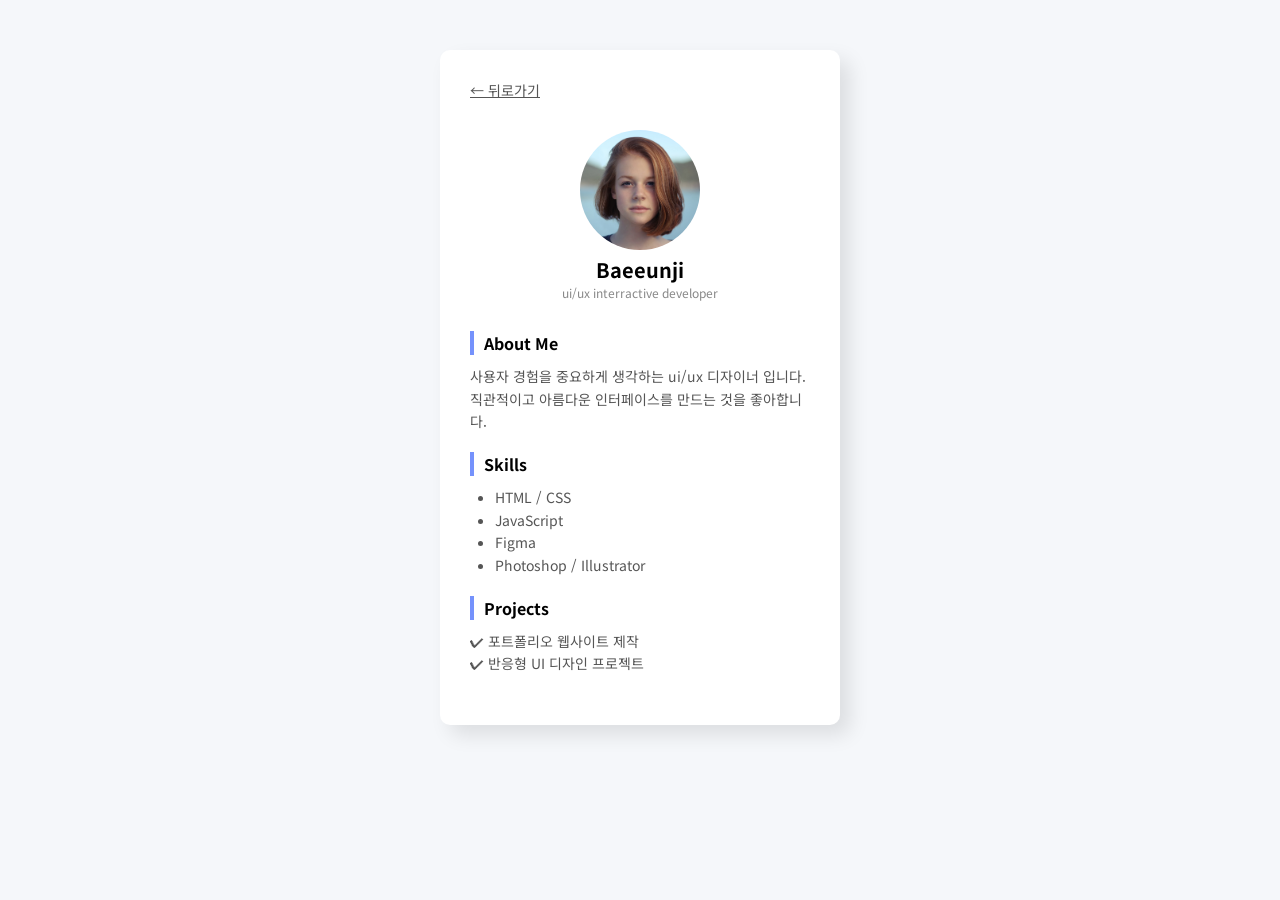
<file: profile-detail.html>
<!DOCTYPE html>
<html lang="ko">
<head>
    <meta charset="UTF-8">
    <meta name="viewport" content="width=device-width, initial-scale=1.0">
    <title>멤버 1 프로필 디테일 페이지</title>
    <link rel="stylesheet" href="css/detail.css">
</head>
<body>
    <!-- 전체 영역 -->
     <section class="detail-wrap">
        <!-- 뒤로가기 -->
         <a href="index.html" class="back-btn">← 뒤로가기</a>
         <!-- 상단 프로필 -->
          <div class="detail-profile">
            <img src="images/member1.jpg" alt="member1">
            <h1>Baeeunji</h1>
            <p>ui/ux interractive developer</p>
          </div>
          <!-- 소개 -->
           <div class="detail-box">
            <h2>About Me</h2>
            <p>사용자 경험을 중요하게 생각하는 ui/ux 디자이너 입니다. 직관적이고 아름다운 인터페이스를 만드는 것을 좋아합니다.</p>
           </div>
           <!-- 스킬 -->
            <div class="detail-box">
                <h2>Skills</h2>
                <ul>
                    <li>HTML / CSS</li>
                    <li>JavaScript</li>
                    <li>Figma</li>
                    <li>Photoshop / Illustrator</li>
                </ul>
            </div>
            <!-- 프로젝트 -->
             <div class="detail-box">
                <h2>Projects</h2>
                 <p>✔ 포트폴리오 웹사이트 제작</p>
        <p>✔ 반응형 UI 디자인 프로젝트</p>
             </div>
     </section>
</body>
</html>
</file>
<file: css/detail.css>
@import url("https://fonts.googleapis.com/css2?family=Noto+Sans+KR:wght@100..900&family=Orbitron:wght@400..900&family=Poiret+One&display=swap");
* {
  margin: 0;
  padding: 0;
  box-sizing: border-box;
}
/* a {
  text-decoration: none;
  color: #333;
}
ul,
li {
  list-style: none;
} */
body {
  background-color: #f5f7fa;
  font-family: "Noto Sans KR", sans-serif;
}
.detail-wrap{
    width: 400px;
    margin: 50px auto;
    padding: 30px;
    background-color: #fff;
    border-radius: 10px;
    box-shadow: 10px 10px 20px rgba(0, 0, 0, 0.1);
}
/* 뒤로가기 */
.back-btn{
    margin-bottom: 30px;
    font-size: 14px;
    color: #555;
    display: block;
}
/* 프로필 */
.detail-profile{
    text-align: center;
    margin-bottom: 30px;
}
.detail-profile img{
    width: 120px;
    border-radius: 50%;
}
.detail-profile h1{
    font-size: 20px;
}
.detail-profile p{
    font-size: 12px;
    color: #888;
}
/* 카드 박스 */
.detail-box{
    margin-bottom: 20px;
}
.detail-box h2{
    font-size: 16px;
    margin-bottom: 10px;
    border-left: 4px solid #7592fc;
    padding-left: 10px;
}
.detail-box p, .detail-box li{
    font-size: 14px;
    color: #555;
    line-height: 1.6;
}
.detail-box ul{
    padding-left: 25px;
}
</file>
